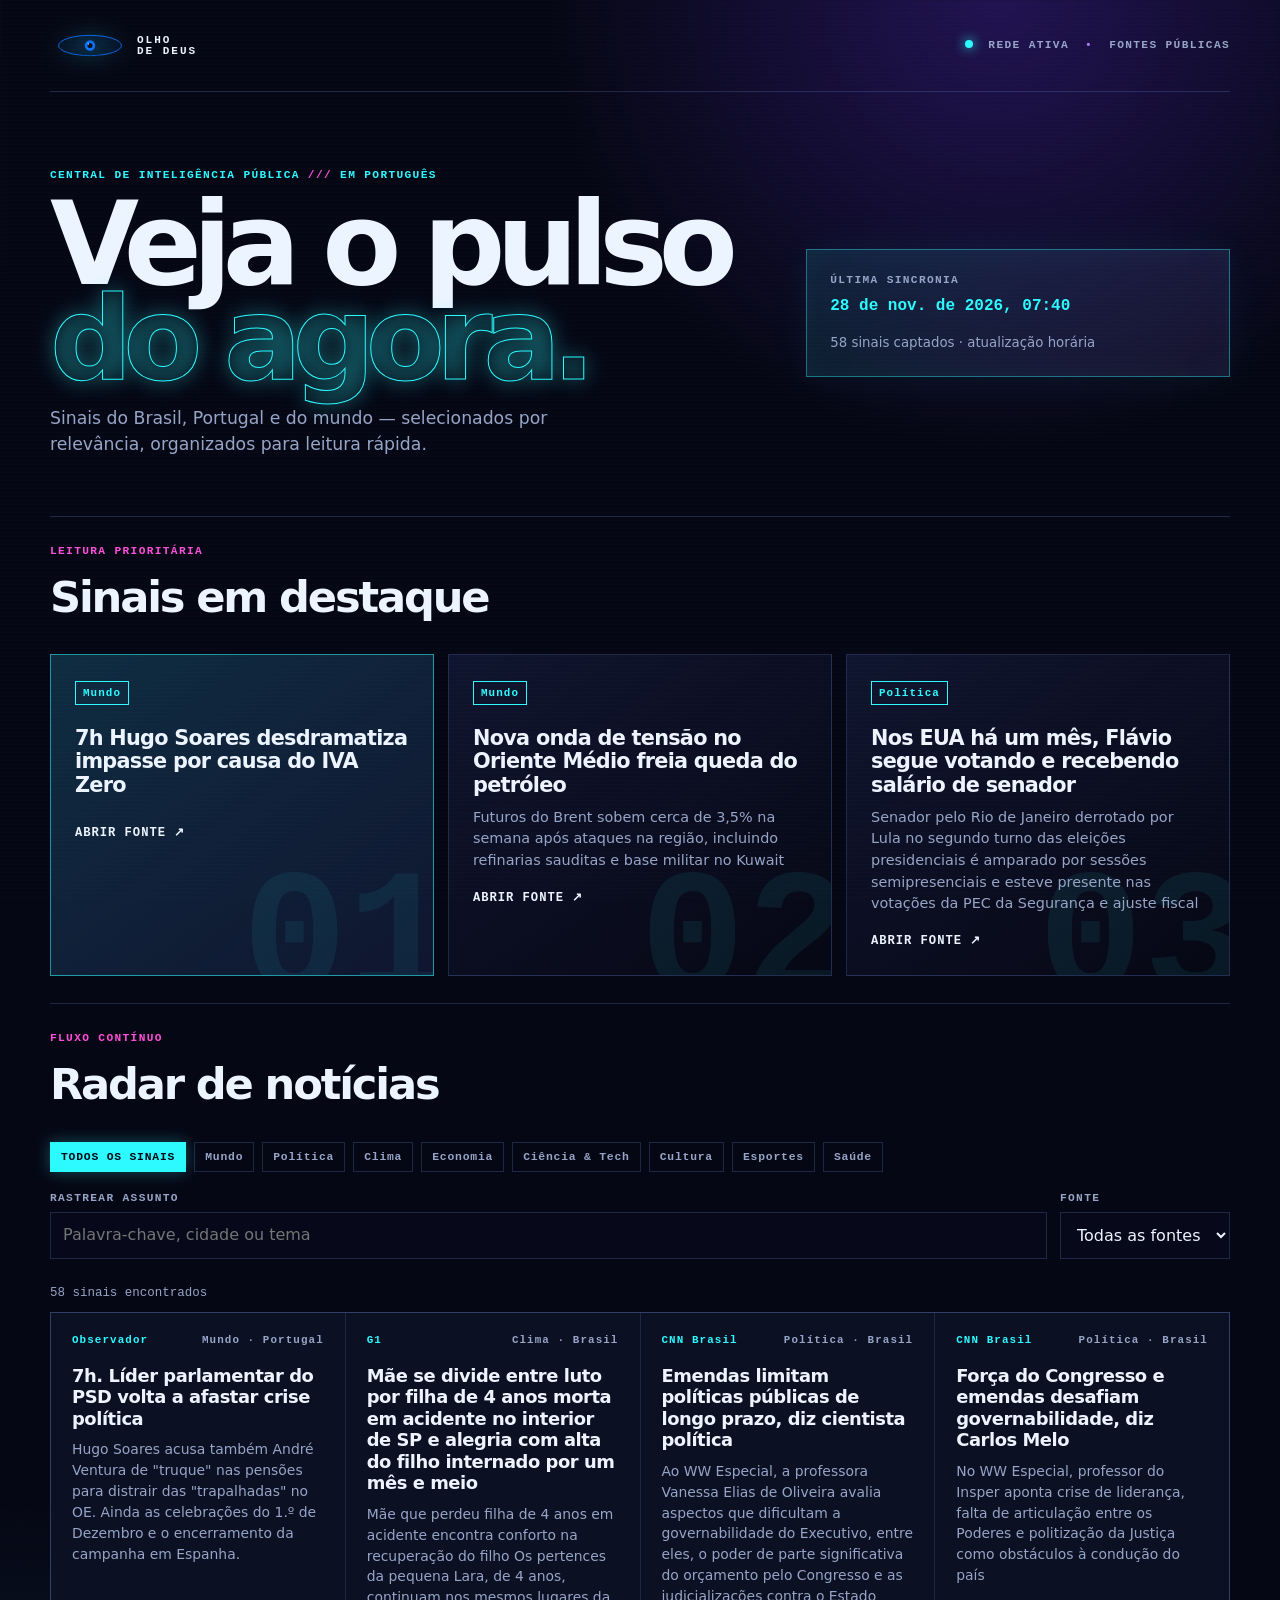
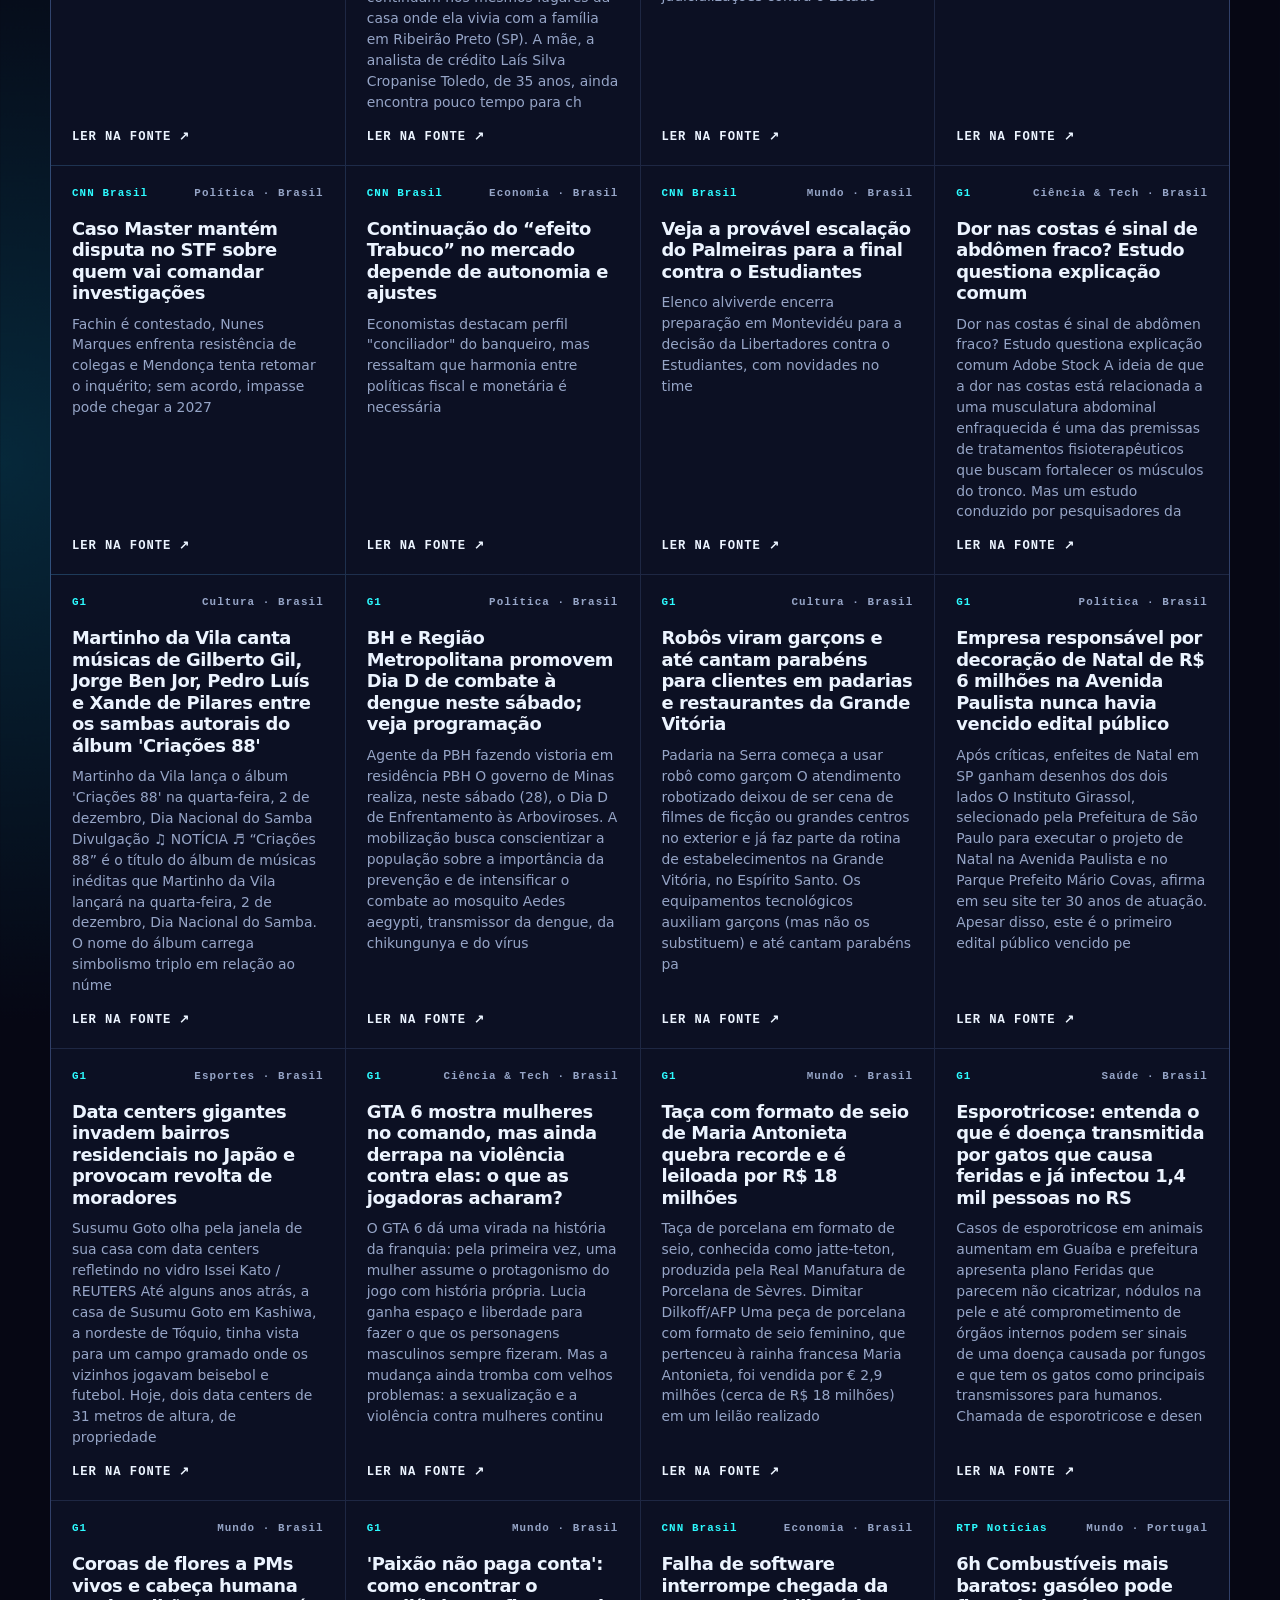
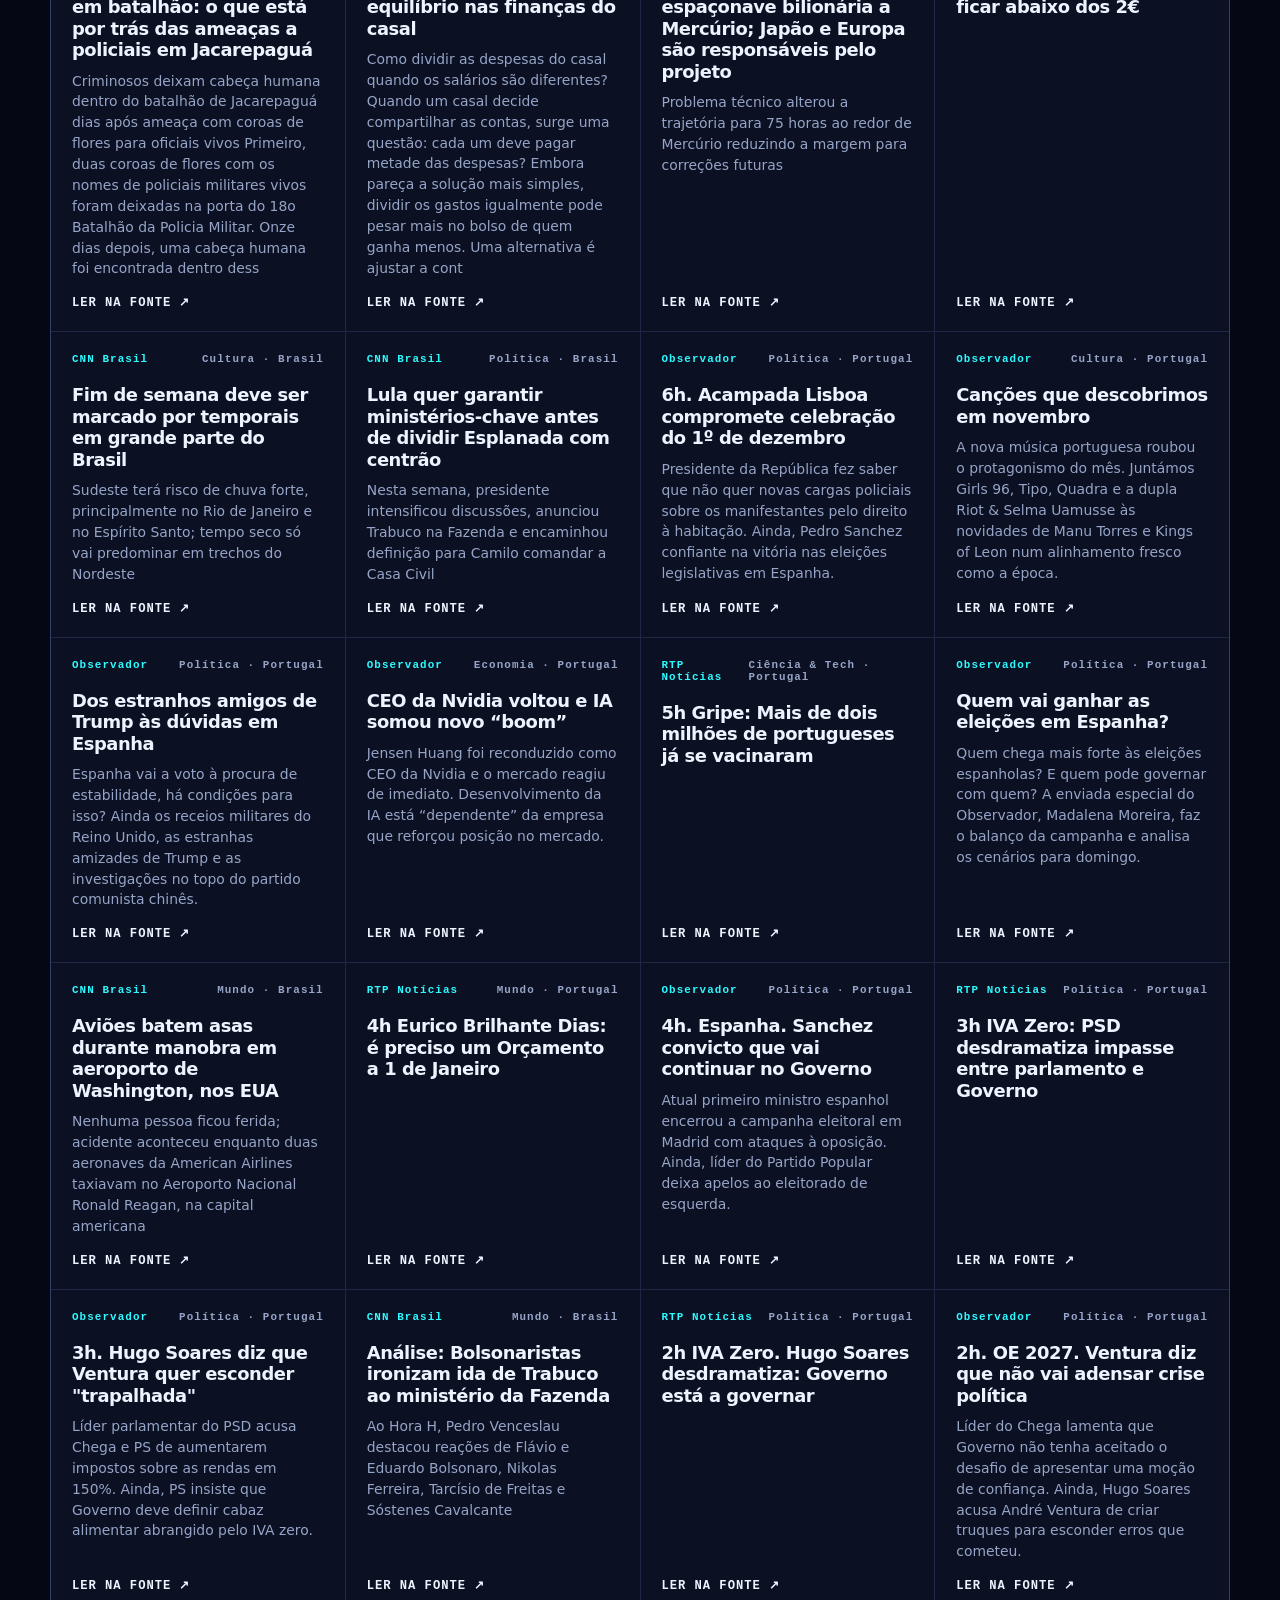
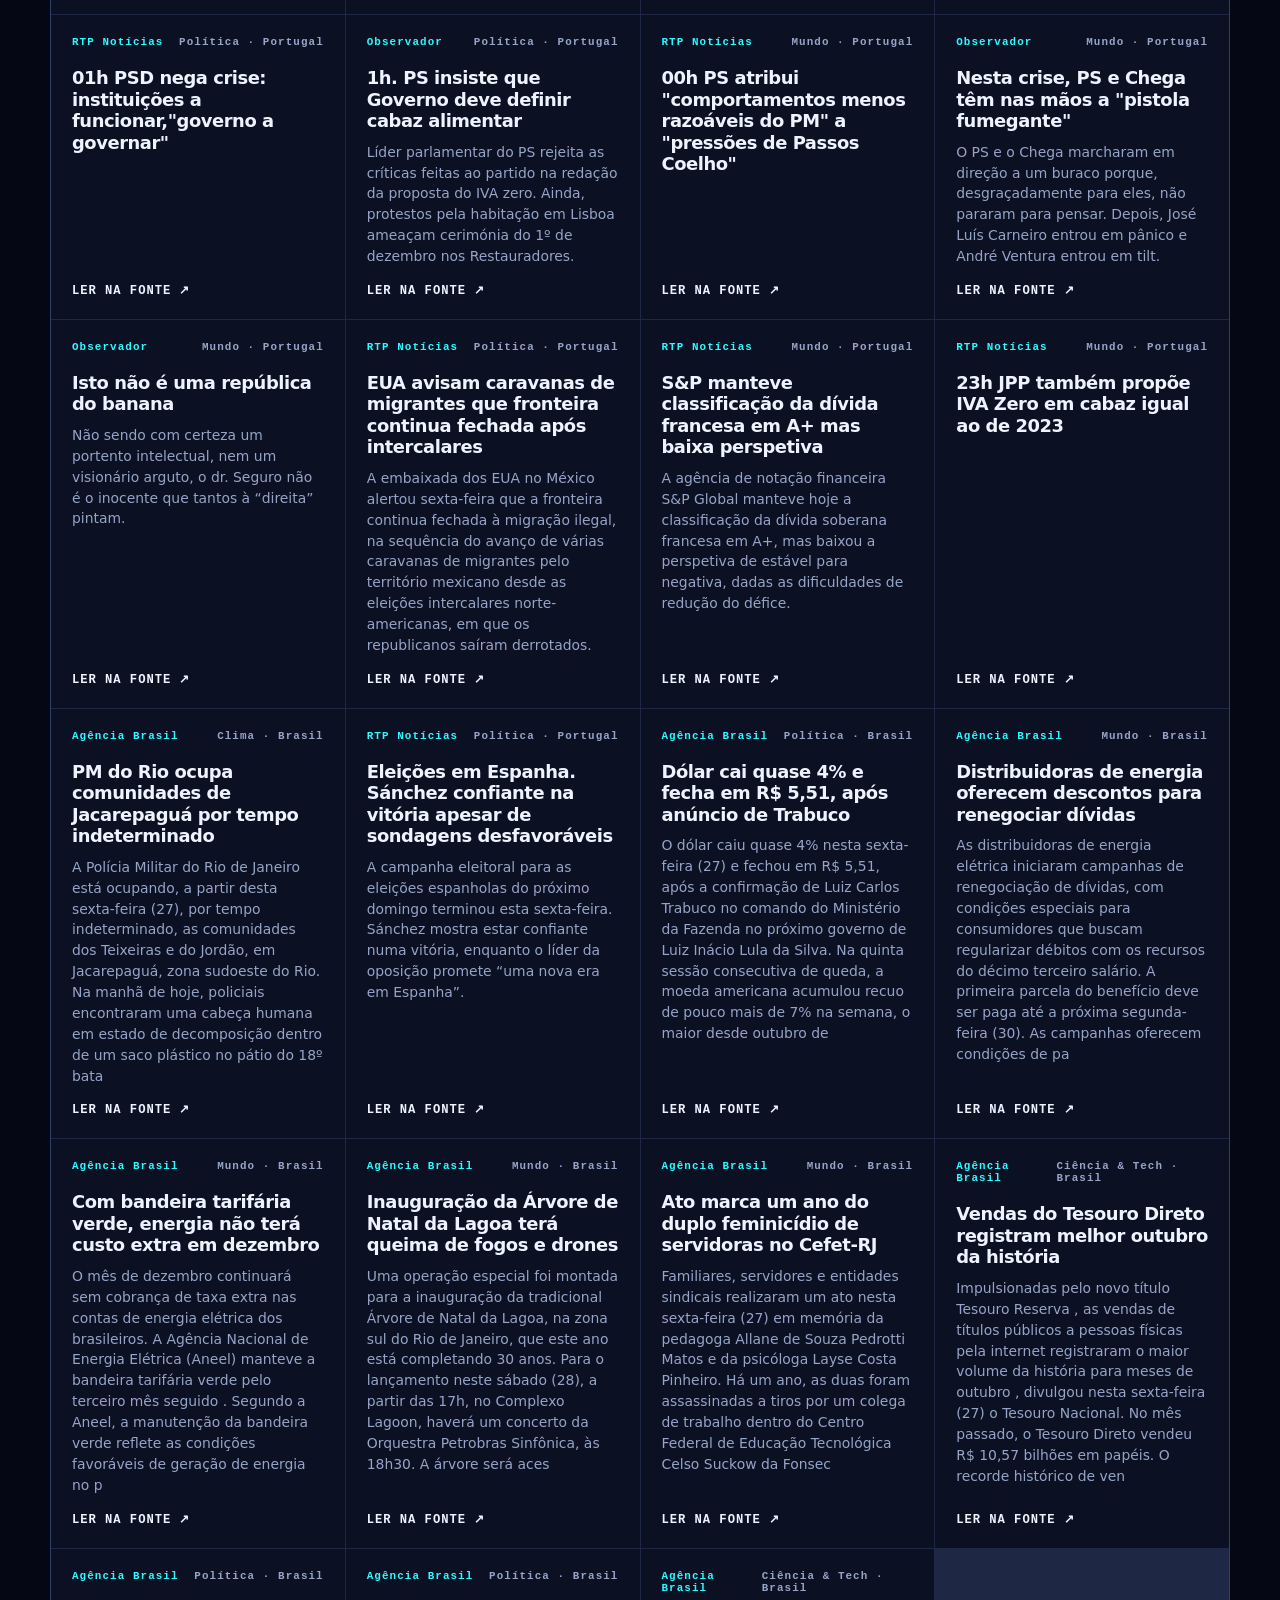
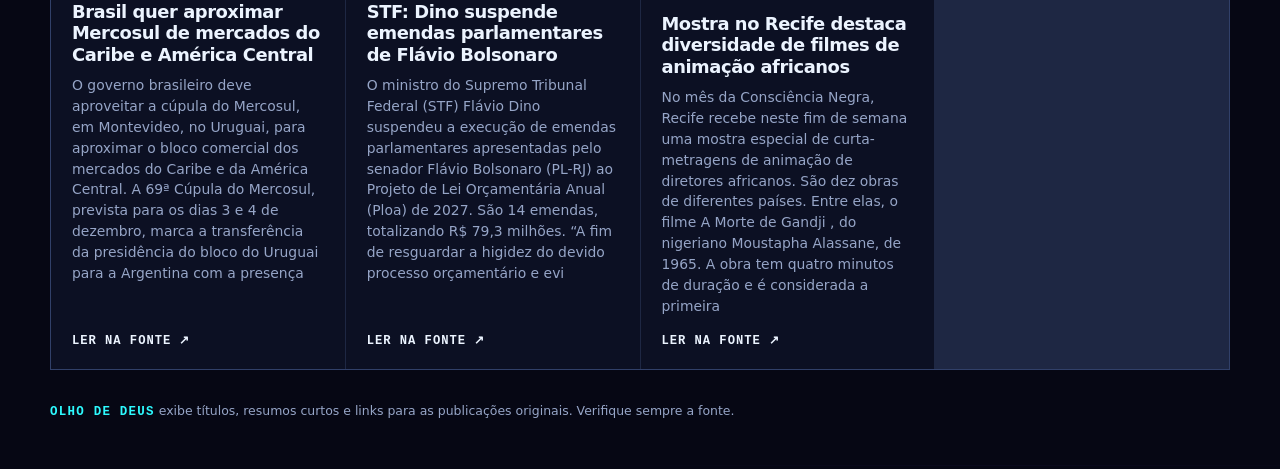
<file: index.html>
<!doctype html>
<html lang="pt-BR">
<head>
  <meta charset="utf-8">
  <meta name="viewport" content="width=device-width, initial-scale=1">
  <meta name="description" content="Olho de Deus: painel de notícias em português, atualizado automaticamente.">
  <meta property="og:title" content="Olho de Deus — Central de notícias">
  <meta property="og:description" content="Sinais do Brasil, Portugal e do mundo em português.">
  <title>Olho de Deus — Central de Notícias</title>
  <link rel="icon" href="assets/logo.svg" type="image/svg+xml">
  <link rel="stylesheet" href="styles.css">
</head>
<body>
  <div class="scanlines" aria-hidden="true"></div>
  <main class="shell">
    <header class="masthead">
      <a class="brand" href="/" aria-label="Olho de Deus, início">
        <img src="assets/logo.svg" alt="" width="112" height="40">
        <span>OLHO<br>DE DEUS</span>
      </a>
      <div class="system-state"><i></i> REDE ATIVA <span>•</span> FONTES PÚBLICAS</div>
    </header>

    <section class="hero">
      <div>
        <p class="kicker">CENTRAL DE INTELIGÊNCIA PÚBLICA <span>///</span> EM PORTUGUÊS</p>
        <h1>Veja o pulso<br><em>do agora.</em></h1>
        <p class="lede">Sinais do Brasil, Portugal e do mundo — selecionados por relevância, organizados para leitura rápida.</p>
      </div>
      <div class="signal-card">
        <span>ÚLTIMA SINCRONIA</span>
        <strong id="updated">Conectando…</strong>
        <small id="total">Aguardando sinais</small>
      </div>
    </section>

    <section class="featured-section" aria-labelledby="featured-title">
      <div class="section-head"><p>LEITURA PRIORITÁRIA</p><h2 id="featured-title">Sinais em destaque</h2></div>
      <div class="featured" id="featured" aria-live="polite"></div>
    </section>

    <section class="feed-head">
      <div class="section-head"><p>FLUXO CONTÍNUO</p><h2>Radar de notícias</h2></div>
      <div class="categories" id="categories" aria-label="Filtrar por assunto"></div>
      <div class="controls" aria-label="Filtros">
        <label class="search"><span>RASTREAR ASSUNTO</span><input id="search" type="search" placeholder="Palavra-chave, cidade ou tema"></label>
        <label><span>FONTE</span><select id="source"><option value="">Todas as fontes</option></select></label>
      </div>
    </section>

    <p class="count" id="count"></p>
    <section class="grid" id="news" aria-live="polite"></section>
    <p class="empty" id="empty" hidden>Nenhum sinal corresponde ao filtro atual.</p>
    <footer><span>OLHO DE DEUS</span> exibe títulos, resumos curtos e links para as publicações originais. Verifique sempre a fonte.</footer>
  </main>
  <script src="app.js"></script>
</body>
</html>
</file>
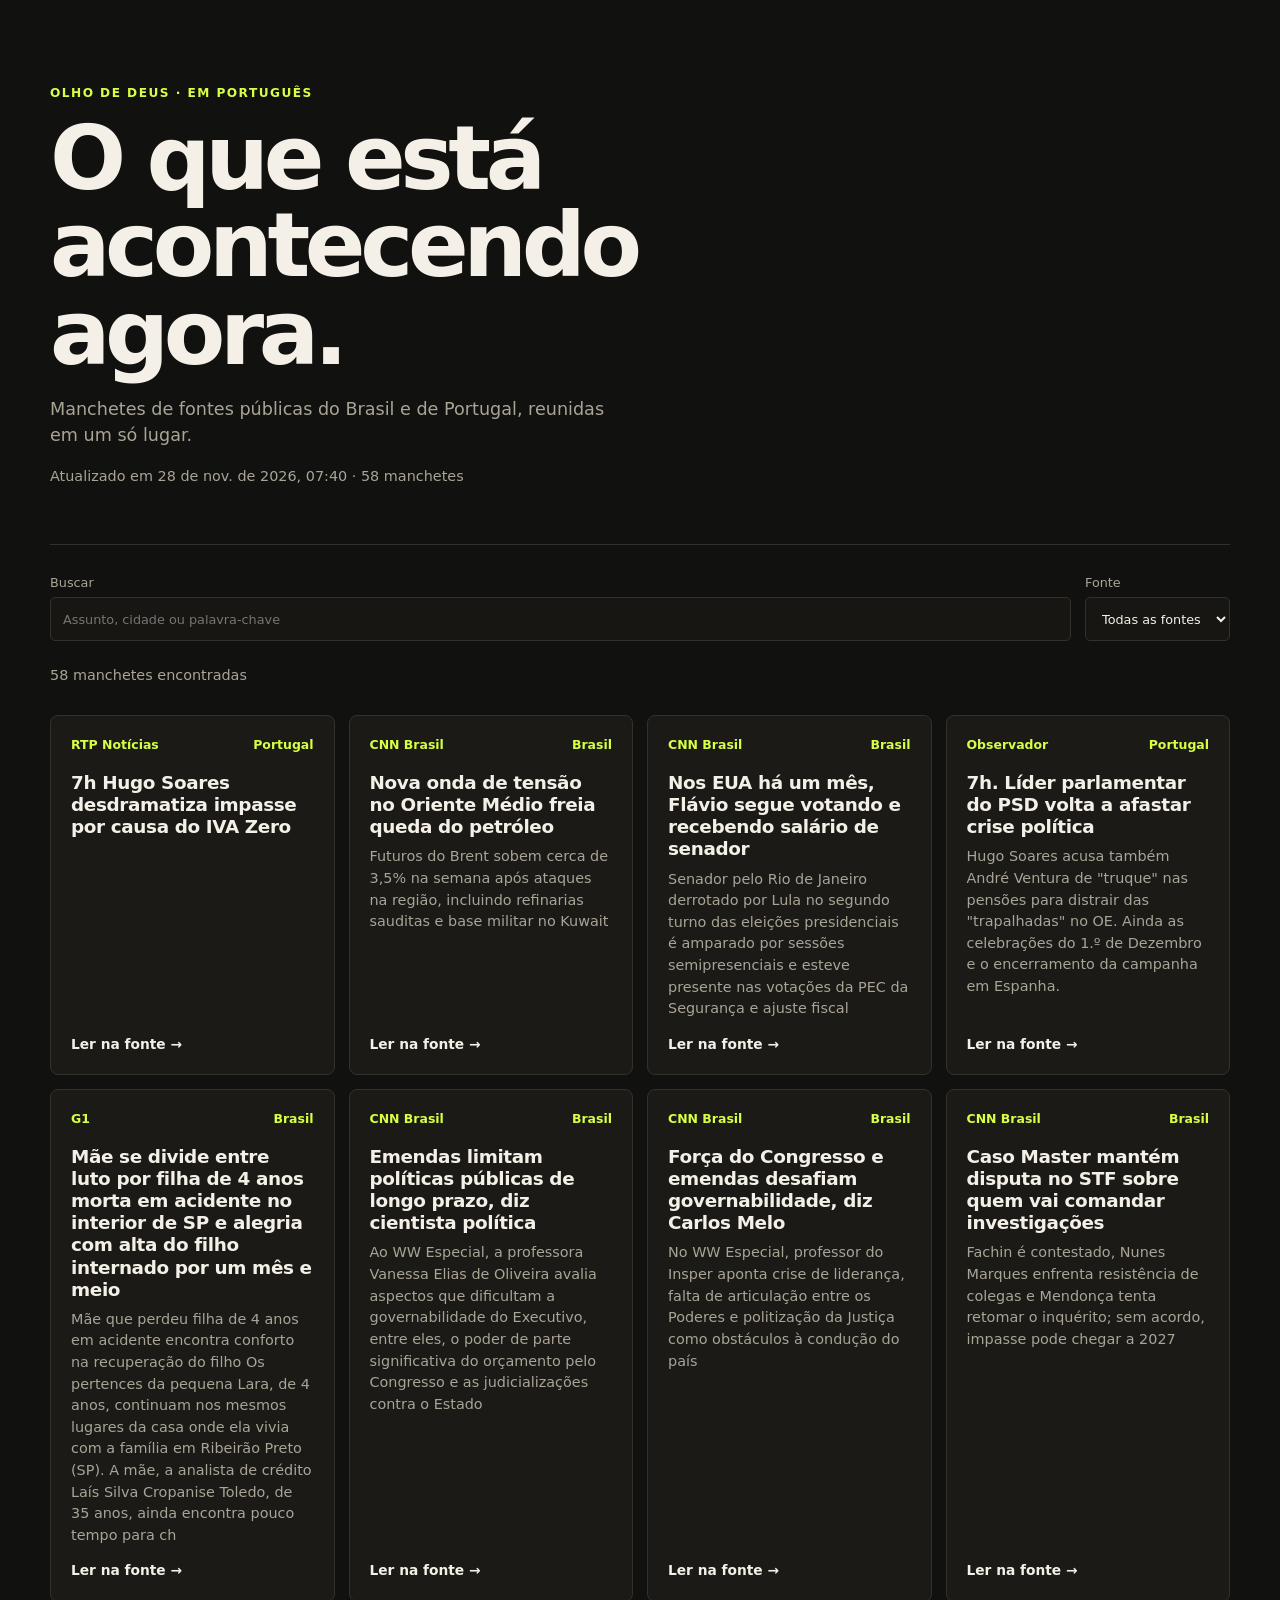
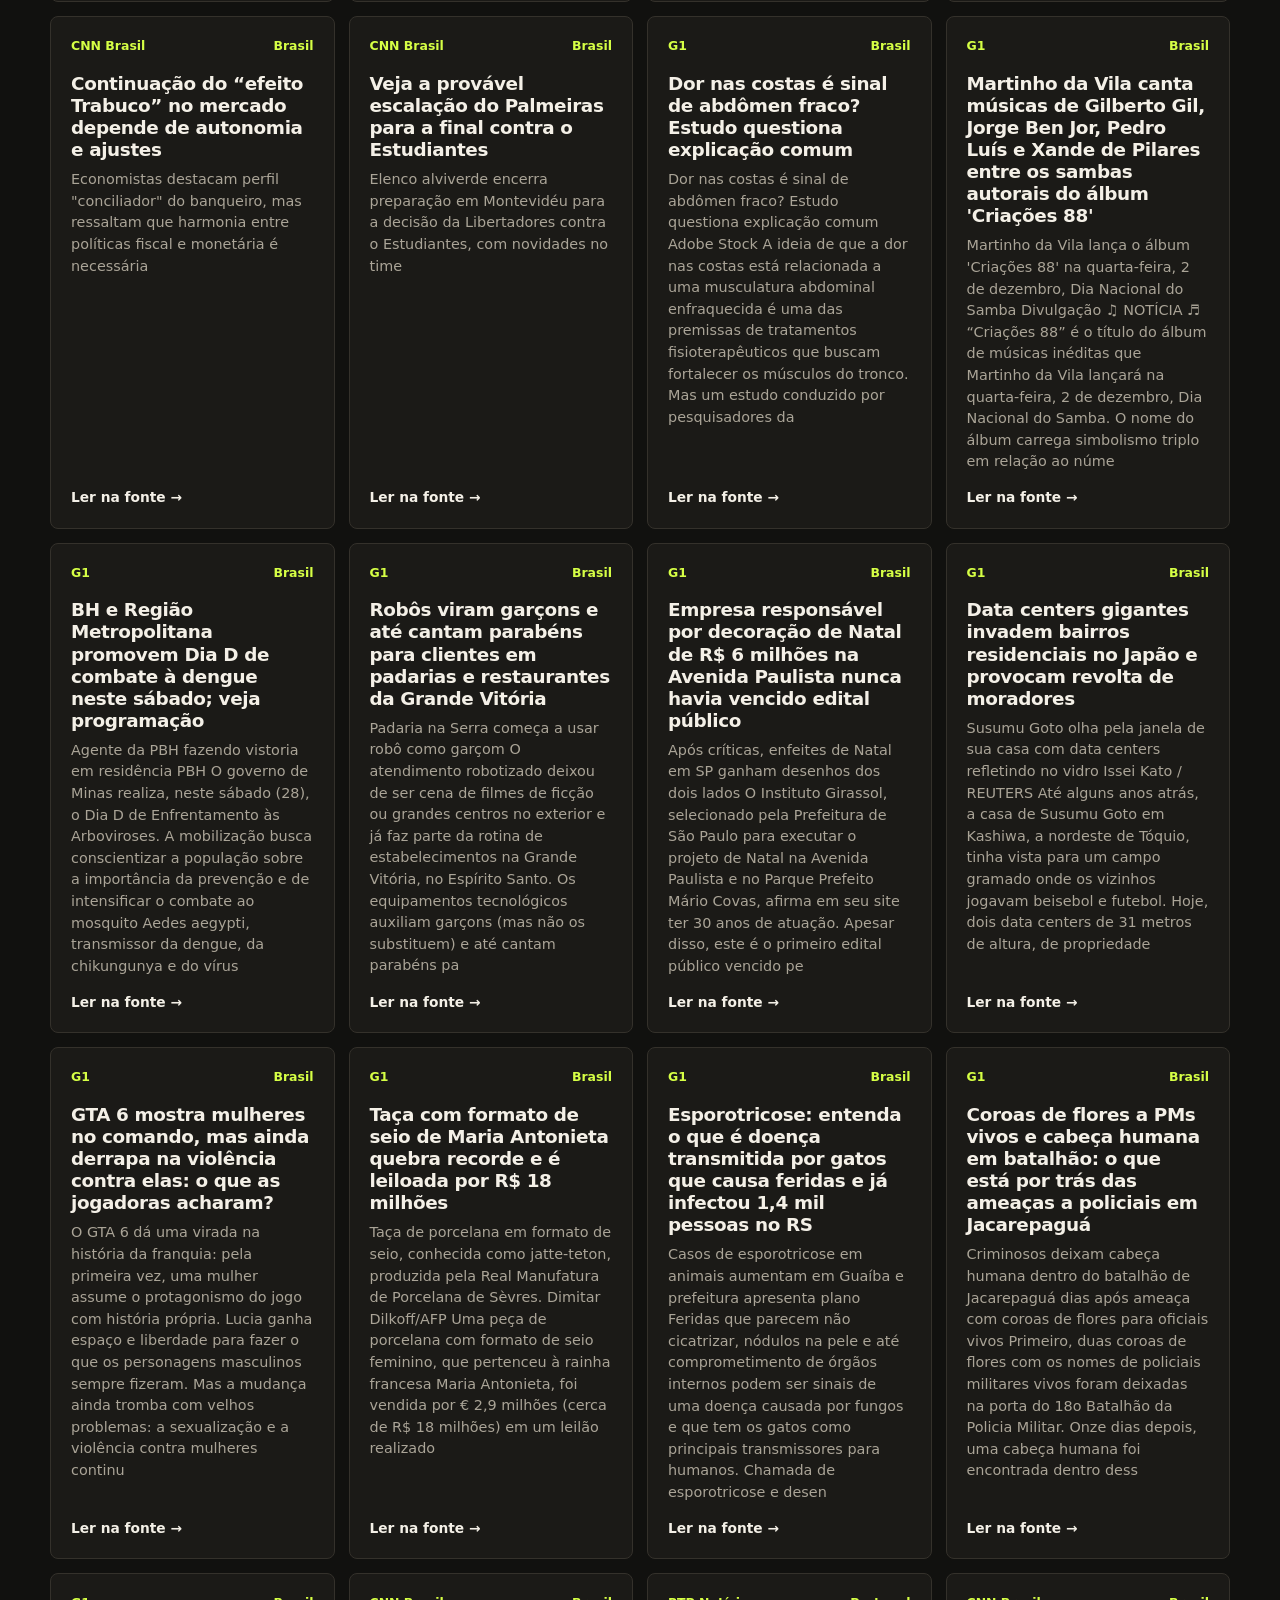
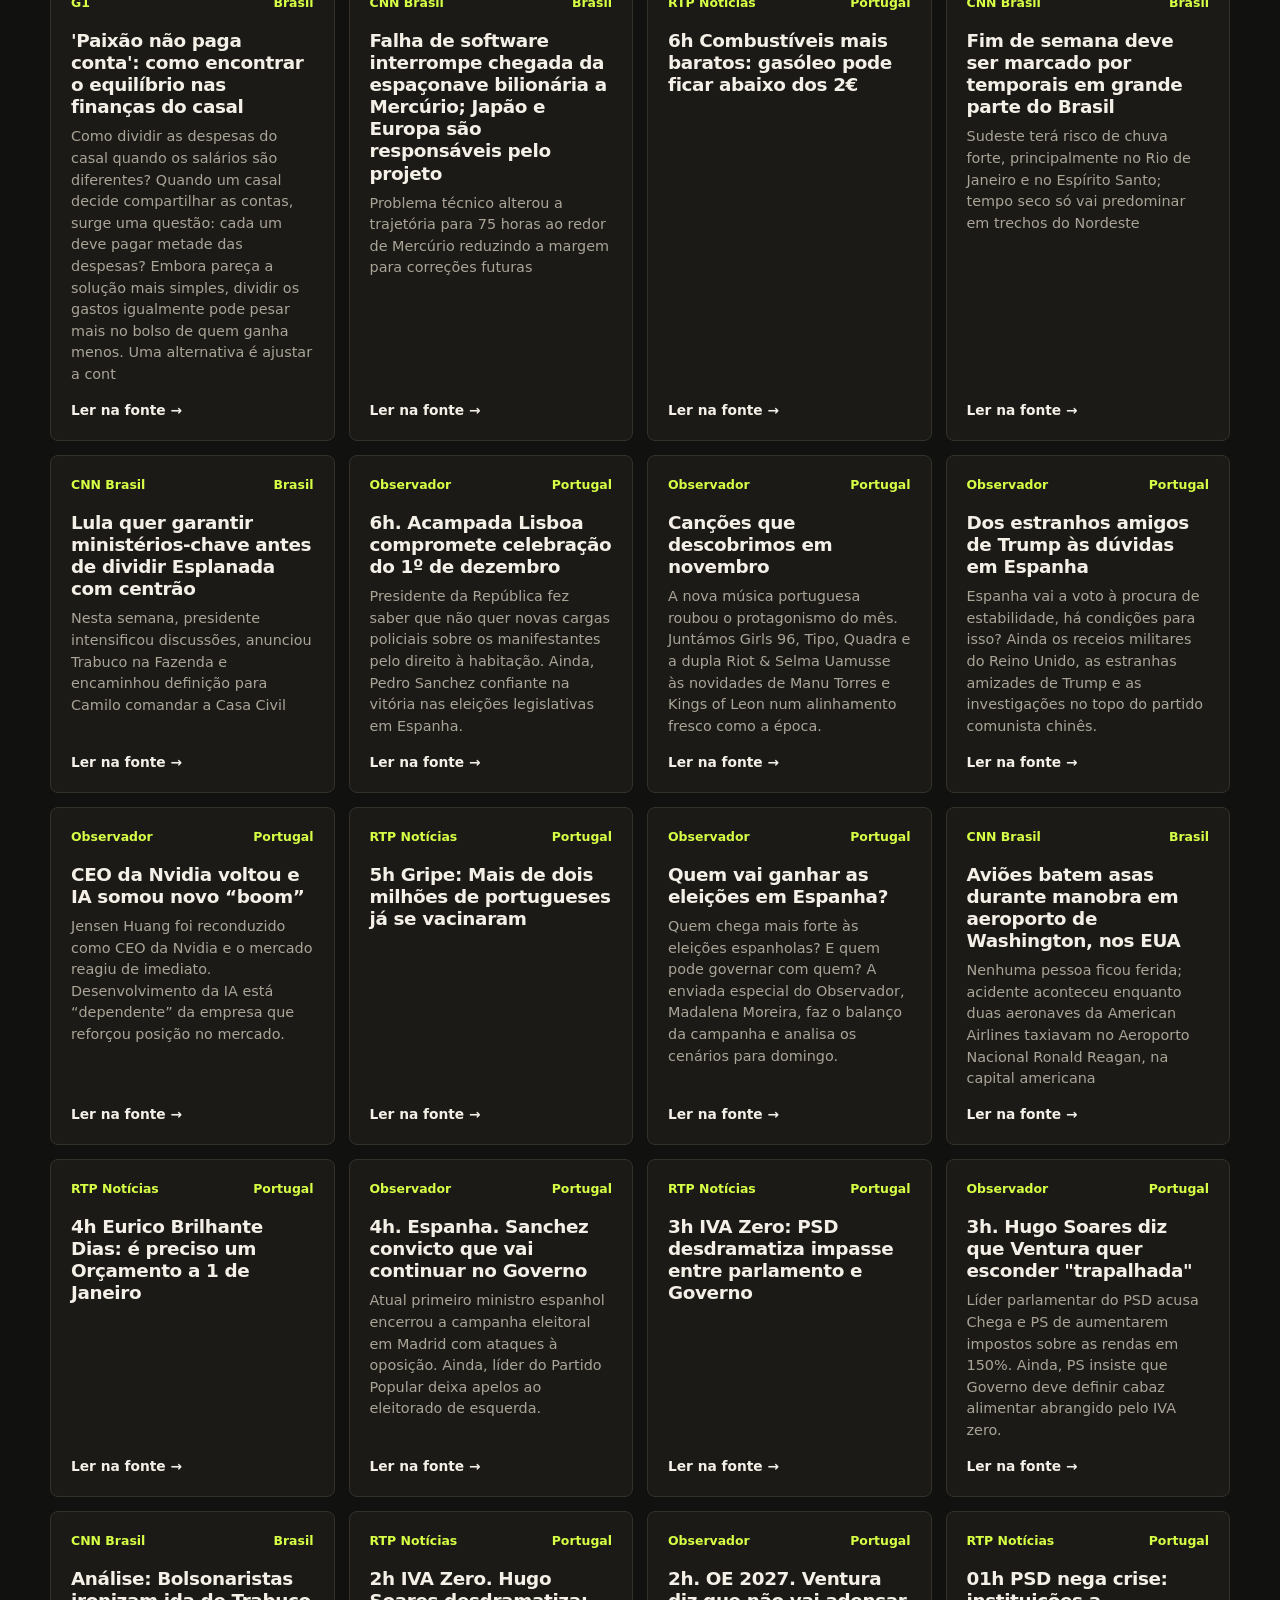
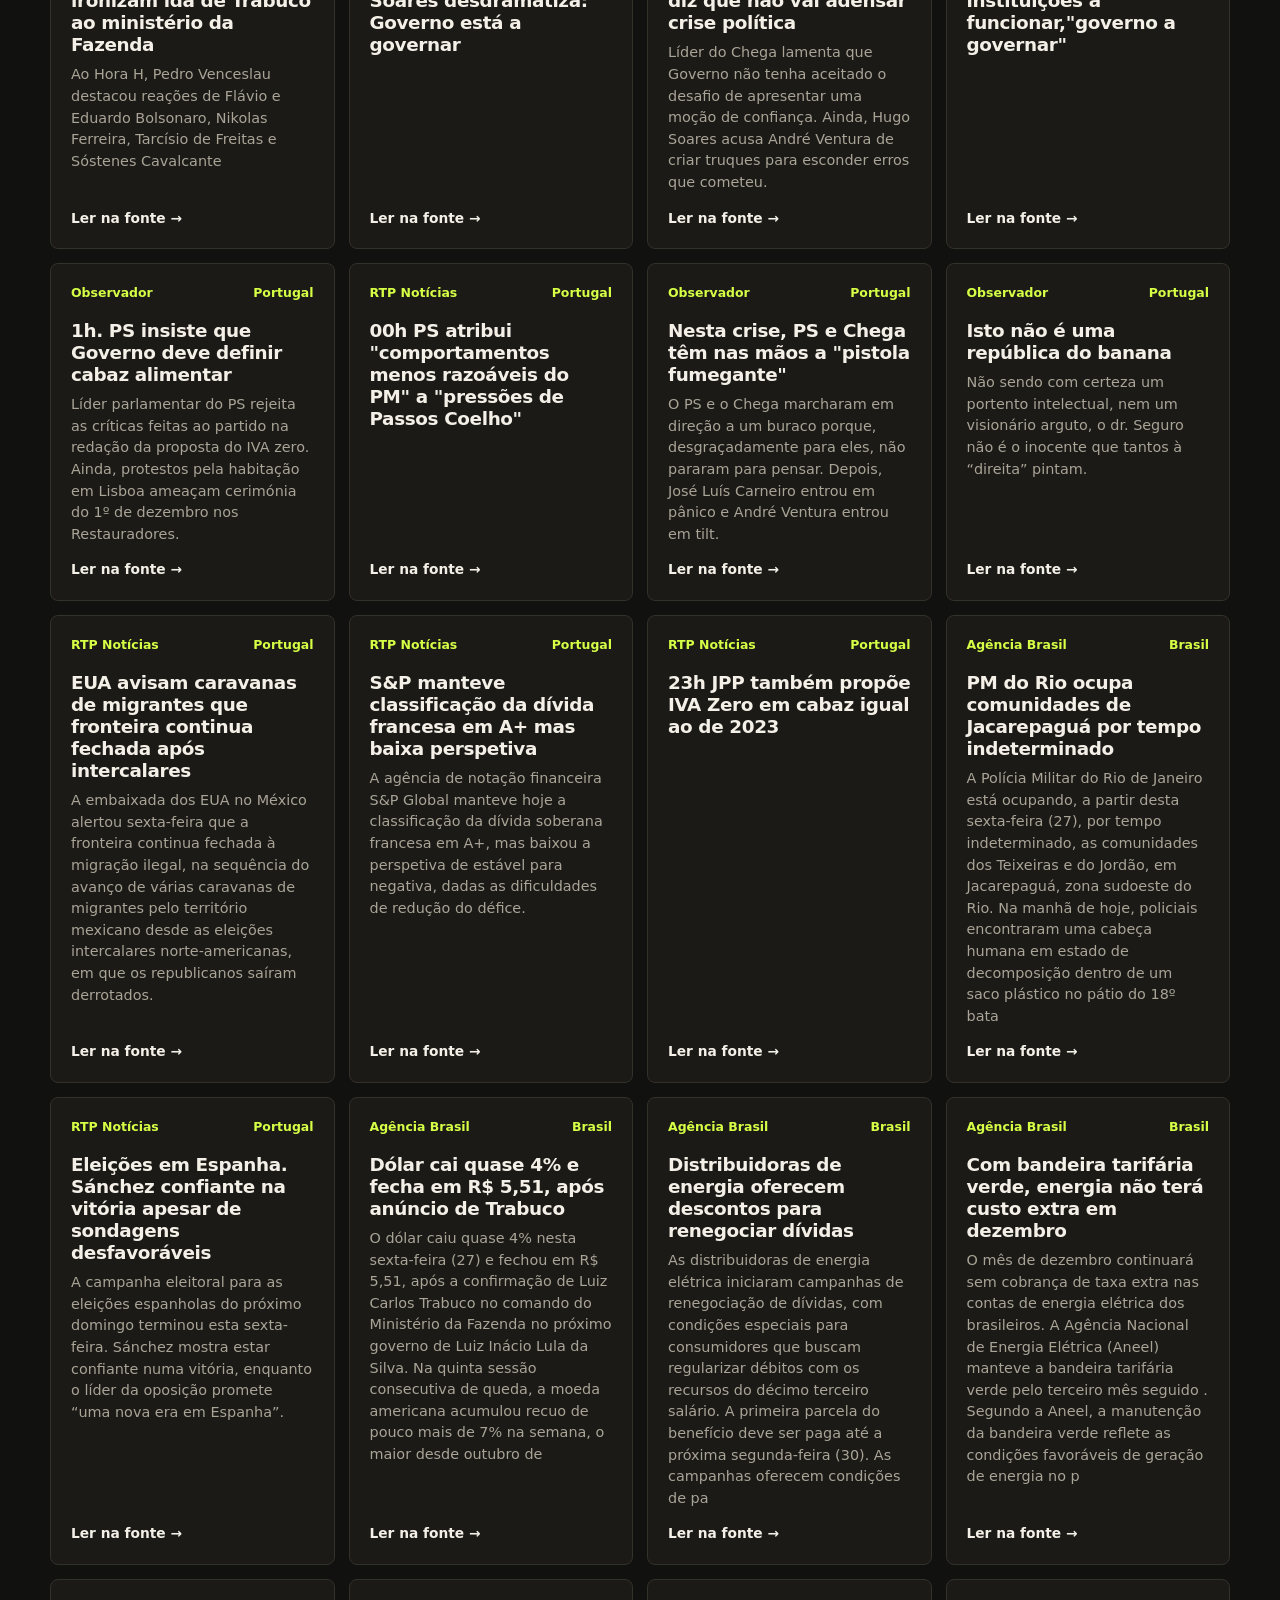
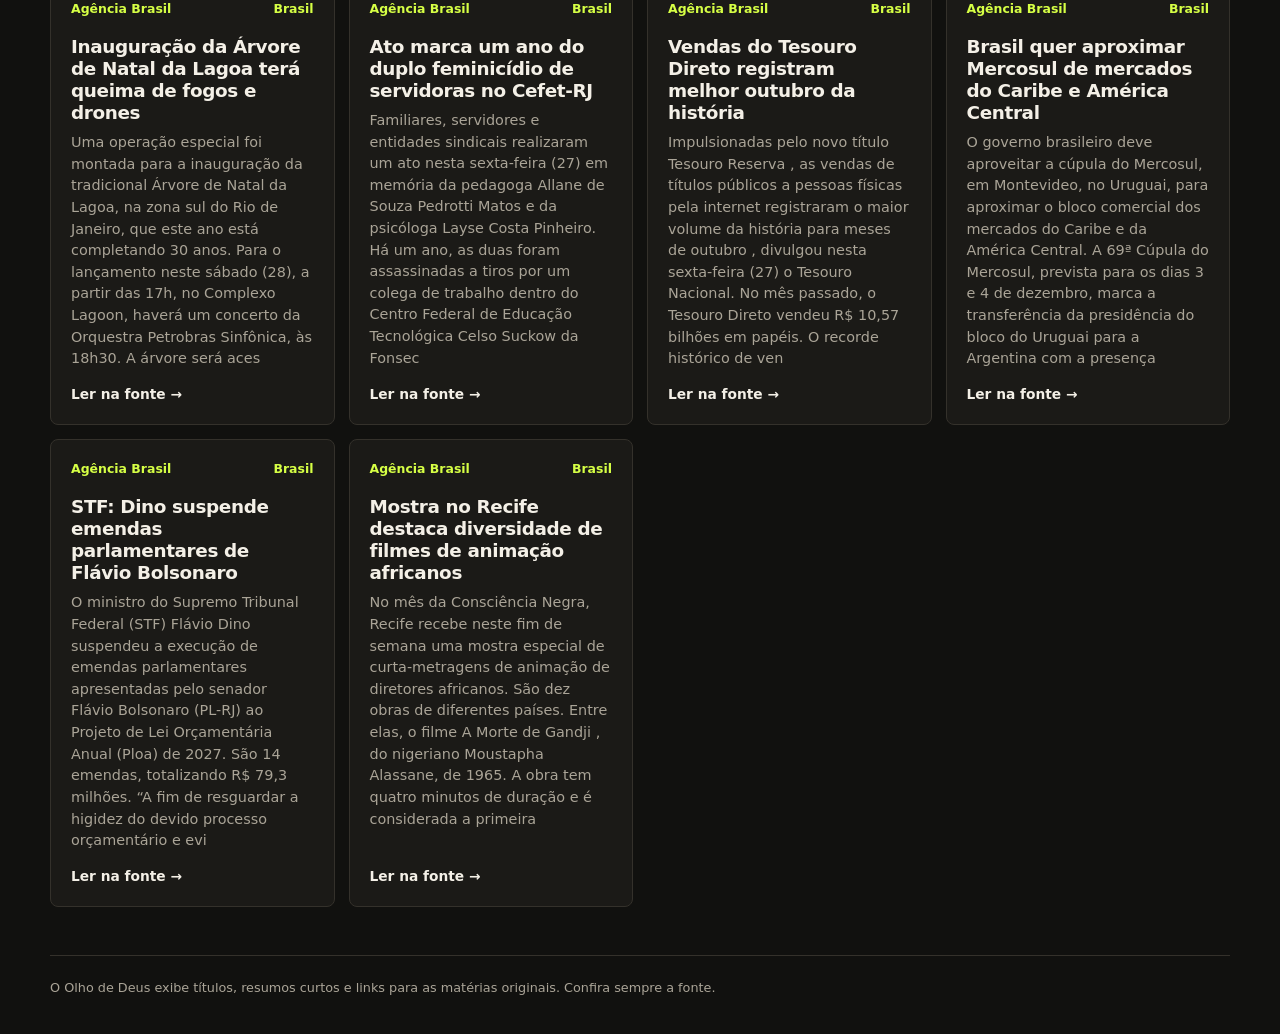
<file: news-dashboard/index.html>
<!doctype html>
<html lang="pt-BR">
<head>
  <meta charset="utf-8">
  <meta name="viewport" content="width=device-width, initial-scale=1">
  <meta name="description" content="Painel de notícias em português, atualizado automaticamente.">
  <title>Olho de Deus — Notícias</title>
  <link rel="stylesheet" href="styles.css">
</head>
<body>
  <main class="shell">
    <header class="hero">
      <p class="eyebrow">OLHO DE DEUS · EM PORTUGUÊS</p>
      <h1>O que está acontecendo agora.</h1>
      <p class="lede">Manchetes de fontes públicas do Brasil e de Portugal, reunidas em um só lugar.</p>
      <p class="updated" id="updated">Carregando últimas notícias…</p>
    </header>
    <section class="controls" aria-label="Filtros">
      <label class="search"><span>Buscar</span><input id="search" type="search" placeholder="Assunto, cidade ou palavra-chave"></label>
      <label><span>Fonte</span><select id="source"><option value="">Todas as fontes</option></select></label>
    </section>
    <p class="count" id="count"></p>
    <section class="grid" id="news" aria-live="polite"></section>
    <p class="empty" id="empty" hidden>Nenhuma notícia corresponde à busca.</p>
    <footer>O Olho de Deus exibe títulos, resumos curtos e links para as matérias originais. Confira sempre a fonte.</footer>
  </main>
  <script src="app.js"></script>
</body>
</html>
</file>
<file: styles.css>
:root{--void:#060714;--panel:#0c1023;--panel-2:#111631;--ink:#ecf4ff;--muted:#96a5c7;--cyan:#2dfaff;--violet:#a878ff;--pink:#ff4fd8;--line:rgba(125,167,255,.2);--mono:"IBM Plex Mono","SFMono-Regular",Consolas,monospace}*{box-sizing:border-box}html{background:var(--void)}body{margin:0;overflow-x:hidden;background:radial-gradient(circle at 78% 0,#211352 0,transparent 28rem),radial-gradient(circle at 0 30%,#06283a 0,transparent 35rem),var(--void);color:var(--ink);font:16px/1.5 Inter,ui-sans-serif,system-ui,sans-serif}.scanlines{position:fixed;inset:0;z-index:5;pointer-events:none;opacity:.15;background:repeating-linear-gradient(0deg,transparent 0 3px,rgba(45,250,255,.08) 4px);mix-blend-mode:screen}.shell{position:relative;width:min(1180px,calc(100% - 40px));margin:auto}.masthead{display:flex;align-items:center;justify-content:space-between;min-height:92px;border-bottom:1px solid var(--line)}.brand{display:flex;align-items:center;gap:7px;color:var(--ink);font:800 11px/1 var(--mono);letter-spacing:.18em;text-decoration:none}.brand img{width:80px;height:42px;object-fit:contain;filter:drop-shadow(0 0 11px rgba(45,250,255,.6))}.system-state,.kicker,.section-head p,.controls label span,.signal-card span{font:700 .7rem/1.3 var(--mono);letter-spacing:.12em}.system-state{color:var(--muted)}.system-state i{display:inline-block;width:8px;height:8px;margin-right:7px;border-radius:50%;background:var(--cyan);box-shadow:0 0 12px var(--cyan)}.system-state span{color:var(--violet);padding:0 8px}.hero{display:grid;grid-template-columns:1.25fr .75fr;gap:50px;align-items:end;padding:76px 0 58px}.kicker{margin:0 0 14px;color:var(--cyan)}.kicker span{color:var(--pink)}h1,h2,p{margin-top:0}.hero h1{margin-bottom:18px;font-size:clamp(3.4rem,9vw,7.6rem);line-height:.83;letter-spacing:-.08em}.hero h1 em{color:transparent;font-style:normal;-webkit-text-stroke:1px var(--cyan);text-shadow:0 0 22px rgba(45,250,255,.36)}.lede{max-width:570px;margin:0;color:var(--muted);font-size:1.08rem}.signal-card{align-self:center;padding:23px;border:1px solid rgba(45,250,255,.4);background:linear-gradient(135deg,rgba(45,250,255,.1),rgba(168,120,255,.1));box-shadow:inset 0 0 30px rgba(45,250,255,.04),0 0 38px rgba(45,250,255,.06)}.signal-card span,.signal-card small{display:block;color:var(--muted)}.signal-card strong{display:block;margin:9px 0 18px;color:var(--cyan);font:700 1rem var(--mono)}.section-head p{margin:0 0 7px;color:var(--pink)}.section-head h2{margin:0;font-size:clamp(1.7rem,4vw,2.7rem);letter-spacing:-.05em}.featured-section,.feed-head{border-top:1px solid var(--line);padding:27px 0}.featured{display:grid;grid-template-columns:repeat(3,1fr);gap:14px;margin-top:24px}.feature{position:relative;min-height:260px;padding:24px;border:1px solid var(--line);background:linear-gradient(145deg,rgba(17,22,49,.92),rgba(6,7,20,.9));overflow:hidden}.feature:first-child{border-color:rgba(45,250,255,.55);background:linear-gradient(145deg,rgba(15,48,70,.9),rgba(17,22,49,.92))}.feature:after{position:absolute;right:-20px;bottom:-39px;color:rgba(45,250,255,.07);content:attr(data-index);font:900 11rem/.8 var(--mono)}.chip,.meta{position:relative;z-index:1;font:700 .68rem var(--mono);letter-spacing:.1em}.chip{display:inline-block;padding:5px 7px;border:1px solid currentColor;color:var(--cyan)}.feature h3{position:relative;z-index:1;margin:22px 0 10px;font-size:1.3rem;line-height:1.12;letter-spacing:-.035em}.feature p{position:relative;z-index:1;margin:0;color:var(--muted);font-size:.9rem}.feature a,.card a{position:relative;z-index:1;display:inline-block;margin-top:18px;color:var(--ink);font:700 .76rem var(--mono);letter-spacing:.08em;text-decoration:none}.feature a:hover,.card a:hover{color:var(--cyan)}.categories{display:flex;gap:8px;flex-wrap:wrap;margin:25px 0 19px}.category{border:1px solid var(--line);background:transparent;color:var(--muted);padding:8px 10px;font:700 .71rem var(--mono);letter-spacing:.07em;cursor:pointer}.category:hover,.category.active{color:var(--void);border-color:var(--cyan);background:var(--cyan);box-shadow:0 0 16px rgba(45,250,255,.3)}.controls{display:flex;gap:13px;align-items:end}.controls label{display:grid;gap:6px;color:var(--muted)}.search{flex:1}.controls input,.controls select{min-height:47px;border:1px solid var(--line);border-radius:0;background:rgba(8,11,28,.8);color:var(--ink);padding:10px 12px;font:inherit;outline:none}.controls input:focus,.controls select:focus{border-color:var(--violet);box-shadow:0 0 0 2px rgba(168,120,255,.16)}.count{margin:0 0 12px;color:var(--muted);font:.78rem var(--mono)}.grid{display:grid;grid-template-columns:repeat(auto-fit,minmax(262px,1fr));gap:1px;background:var(--line);border:1px solid var(--line)}.card{display:flex;flex-direction:column;min-height:255px;padding:21px;background:var(--panel);transition:background .2s,transform .2s}.card:hover{background:var(--panel-2);transform:translate(-2px,-2px);box-shadow:5px 5px 0 rgba(45,250,255,.4)}.meta{display:flex;align-items:center;justify-content:space-between;gap:8px;color:var(--cyan)}.meta span:last-child{color:var(--muted)}.card h3{margin:19px 0 10px;font-size:1.12rem;line-height:1.2;letter-spacing:-.025em}.card p{margin:0;color:var(--muted);font-size:.87rem}.card a{margin-top:auto;padding-top:16px}.empty{padding:50px 0;color:var(--muted)}footer{padding:32px 0 45px;color:var(--muted);font-size:.78rem}footer span{color:var(--cyan);font-family:var(--mono);font-weight:700;letter-spacing:.1em}@media(max-width:720px){.shell{width:min(100% - 28px,1180px)}.masthead{min-height:74px}.system-state{font-size:.6rem}.system-state span{display:none}.hero{grid-template-columns:1fr;gap:28px;padding:50px 0}.signal-card{max-width:360px}.featured{grid-template-columns:1fr}.feature{min-height:205px}.controls{display:grid}.controls select{width:100%}.hero h1{font-size:clamp(3.3rem,18vw,5.3rem)}}
</file>
<file: news-dashboard/styles.css>
:root{--ink:#f4f0e7;--muted:#aaa497;--paper:#11110f;--card:#1b1a17;--accent:#d6ff45;--line:#34312b}*{box-sizing:border-box}body{margin:0;background:var(--paper);color:var(--ink);font:16px/1.5 system-ui,-apple-system,BlinkMacSystemFont,"Segoe UI",sans-serif}.shell{width:min(1180px,calc(100% - 40px));margin:auto}.hero{padding:72px 0 42px;border-bottom:1px solid var(--line)}.eyebrow{color:var(--accent);font-size:.76rem;font-weight:700;letter-spacing:.12em}.hero h1{max-width:720px;margin:8px 0;font-size:clamp(2.4rem,7vw,5.7rem);line-height:.98;letter-spacing:-.06em}.lede{max-width:580px;color:var(--muted);font-size:1.1rem}.updated,.count{color:var(--muted);font-size:.9rem}.controls{display:flex;gap:14px;align-items:end;padding:28px 0 10px}.controls label{display:grid;gap:5px;color:var(--muted);font-size:.8rem}.search{flex:1}.controls input,.controls select{width:100%;min-height:44px;border:1px solid var(--line);border-radius:5px;background:#171612;color:var(--ink);padding:10px 12px;font:inherit}.grid{display:grid;grid-template-columns:repeat(auto-fit,minmax(260px,1fr));gap:14px;padding:14px 0 48px}.card{display:flex;flex-direction:column;min-height:220px;padding:20px;border:1px solid var(--line);border-radius:8px;background:var(--card);transition:border-color .15s,transform .15s}.card:hover{border-color:var(--accent);transform:translateY(-2px)}.meta{display:flex;justify-content:space-between;gap:12px;color:var(--accent);font-size:.78rem;font-weight:700}.card h2{margin:17px 0 8px;font-size:1.15rem;line-height:1.2;letter-spacing:-.02em}.card p{margin:0;color:var(--muted);font-size:.9rem}.card a{margin-top:auto;padding-top:14px;color:var(--ink);font-size:.86rem;font-weight:700;text-decoration:none}.card a:hover{color:var(--accent)}.empty{padding:50px 0;color:var(--muted)}footer{padding:22px 0 36px;border-top:1px solid var(--line);color:var(--muted);font-size:.8rem}@media(max-width:620px){.shell{width:min(100% - 28px,1180px)}.hero{padding-top:45px}.controls{display:grid;align-items:stretch}.controls select{min-width:0}}
</file>
